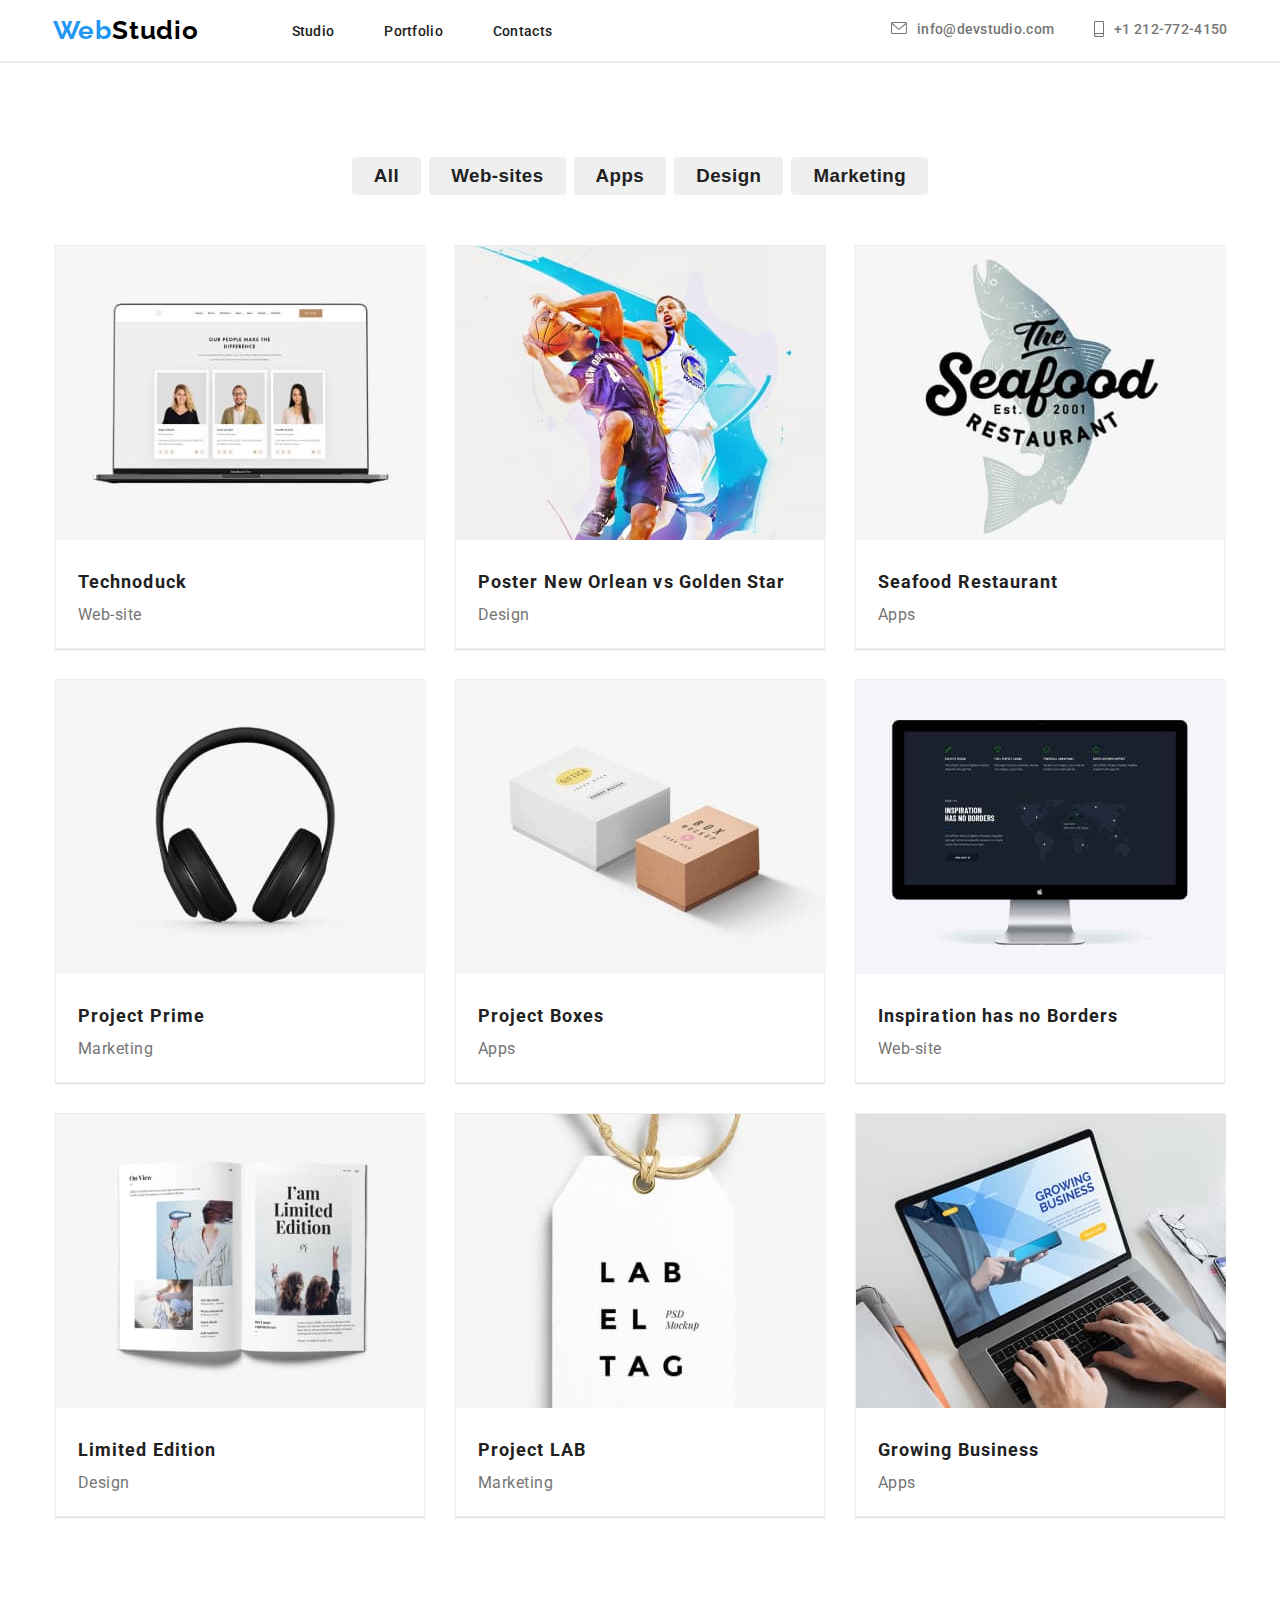
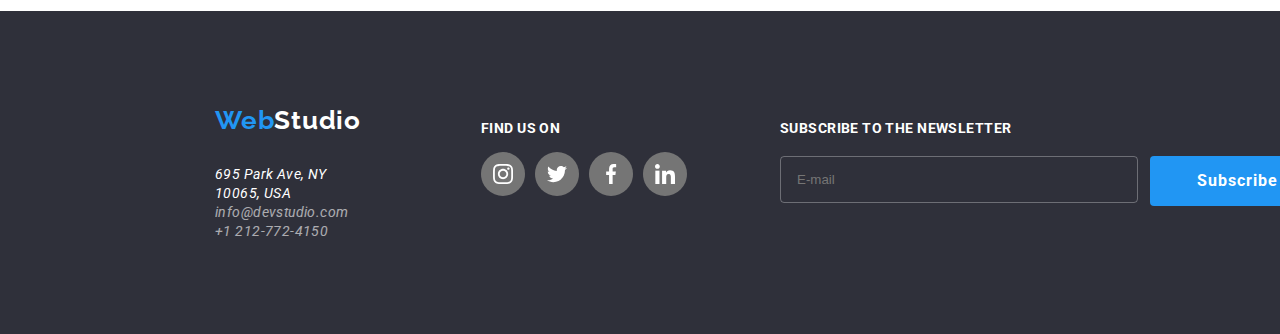
<file: portfolio.html>
<!DOCTYPE html>
<html lang="en">
  <head>
    <meta charset="UTF-8" />
    <meta http-equiv="X-UA-Compatible" content="IE=edge" />
    <meta name="viewport" content="width=device-width, initial-scale=1.0" />
    <title>Portfolio</title>
    <link rel="preconnect" href="https://fonts.googleapis.com" />
    <link rel="preconnect" href="https://fonts.gstatic.com" crossorigin />
    <link
      href="https://fonts.googleapis.com/css2?family=Raleway:wght@700&family=Roboto:wght@400;500;700;900&display=swap"
      rel="stylesheet"
    />
    <link rel="stylesheet" href="style.css" />
  </head>
  <body>
    <header class="container global-header">
      <div class="main-navigation-group">
        <a href="index.html"
          ><span class="logo-web">Web</span
          ><span class="logo-studio-header">Studio</span></a
        >

        <nav class="main-navigation">
          <ul>
            <li><a href="index.html" class="active">Studio</a></li>
            <li><a href="portfolio.html">Portfolio</a></li>
            <li><a href="contacts.html">Contacts</a></li>
          </ul>
        </nav>
      </div>

      <div class="contact-links-header">
        <a
          href="mailto:info@devstudio.com"
          rel="noteopener noreferrer nofollow"
          target="_blank"
          class="e-mail"
        >
          <div class="e-mail-icon">
            <svg>
              <use href="./images/SVG/symbol-defs.svg#icon-envelope"></use>
            </svg>
          </div>
          info@devstudio.com
        </a>
        <a
          href="tel:+12127724150"
          rel="noteopener noreferrer nofollow"
          target="_blank"
          class="phone-number"
        >
          <div class="phone-number-icon">
            <svg>
              <use href="./images/SVG/symbol-defs.svg#icon-smartphone"></use>
            </svg>
          </div>
          +1 212-772-4150</a
        >
      </div>
    </header>
    <hr class="navigation-dash" />
    <main class="container">
      <div class="section">
        <nav class="portfolio-navigation">
          <ul class="portfolio-navigation-list">
            <li>
              <button class="portfolio-navigation-button"><h3>All</h3></button>
            </li>
            <li>
              <button class="portfolio-navigation-button">
                <h3>Web-sites</h3>
              </button>
            </li>
            <li>
              <button class="portfolio-navigation-button"><h3>Apps</h3></button>
            </li>
            <li>
              <button class="portfolio-navigation-button">
                <h3>Design</h3>
              </button>
            </li>
            <li>
              <button class="portfolio-navigation-button">
                <h3>Marketing</h3>
              </button>
            </li>
          </ul>
        </nav>

        <section class="portfolio-items">
          <ul class="portfolio-list top-row">
            <li class="portfolio-project">
              <div class="portfolio-project-img">
                <img
                  src="images/portofolio-project-1.jpg"
                  alt="Technoduck Web-site"
                  class="img"
                />
                <p class="portfolio-project-overlay">
                  Technoduck is a state-of-the-art coronavirus distribution
                  platform. Companies use this platform for digital espionage
                  and attacks on competitors' secure servers.
                </p>
              </div>
              <div class="portfolio-project-box">
                <h3>Technoduck</h3>
                <span>Web-site</span>
              </div>
            </li>
            <li class="portfolio-project">
              <div class="portfolio-project-img">
                <img
                  src="images/portofolio-project-2.jpg"
                  alt="Poster New Orlean vs Golden Star"
                />
                <p class="portfolio-project-overlay">
                  Technoduck is a state-of-the-art coronavirus distribution
                  platform. Companies use this platform for digital espionage
                  and attacks on competitors' secure servers.
                </p>
              </div>
              <div class="portfolio-project-box">
                <h3>Poster New Orlean vs Golden Star</h3>
                <span>Design</span>
              </div>
            </li>
            <li class="portfolio-project">
              <div class="portfolio-project-img">
                <img
                  src="images/portofolio-project-3.jpg"
                  alt="Seafood Restaurant App"
                />
                <p class="portfolio-project-overlay">
                  Technoduck is a state-of-the-art coronavirus distribution
                  platform. Companies use this platform for digital espionage
                  and attacks on competitors' secure servers.
                </p>
              </div>

              <div class="portfolio-project-box">
                <h3>Seafood Restaurant</h3>
                <span>Apps</span>
              </div>
            </li>
          </ul>
          <ul class="portfolio-list">
            <li class="portfolio-project">
              <div class="portfolio-project-img">
                <img
                  src="images/portofolio-project-4.jpg"
                  alt="Project Prime"
                />
                <p class="portfolio-project-overlay">
                  Technoduck is a state-of-the-art coronavirus distribution
                  platform. Companies use this platform for digital espionage
                  and attacks on competitors' secure servers.
                </p>
              </div>
              <div class="portfolio-project-box">
                <h3>Project Prime</h3>
                <span>Marketing</span>
              </div>
            </li>
            <li class="portfolio-project">
              <div class="portfolio-project-img">
                <img
                  src="images/portofolio-project-5.jpg"
                  alt="Project Boxes App"
                />
                <p class="portfolio-project-overlay">
                  Technoduck is a state-of-the-art coronavirus distribution
                  platform. Companies use this platform for digital espionage
                  and attacks on competitors' secure servers.
                </p>
              </div>
              <div class="portfolio-project-box">
                <h3>Project Boxes</h3>
                <span>Apps</span>
              </div>
            </li>
            <li class="portfolio-project">
              <div class="portfolio-project-img">
                <img
                  src="images/portofolio-project-6.jpg"
                  alt="Inspiration has no Borders Web-site"
                />
                <p class="portfolio-project-overlay">
                  Technoduck is a state-of-the-art coronavirus distribution
                  platform. Companies use this platform for digital espionage
                  and attacks on competitors' secure servers.
                </p>
              </div>
              <div class="portfolio-project-box">
                <h3>Inspiration has no Borders</h3>
                <span>Web-site</span>
              </div>
            </li>
          </ul>
          <ul class="portfolio-list">
            <li class="portfolio-project">
              <div class="portfolio-project-img">
                <img
                  src="images/portofolio-project-7.jpg"
                  alt="Limited Edition"
                />
                <p class="portfolio-project-overlay">
                  Technoduck is a state-of-the-art coronavirus distribution
                  platform. Companies use this platform for digital espionage
                  and attacks on competitors' secure servers.
                </p>
              </div>
              <div class="portfolio-project-box">
                <h3>Limited Edition</h3>
                <span>Design</span>
              </div>
            </li>
            <li class="portfolio-project">
              <div class="portfolio-project-img">
                <img src="images/portofolio-project-8.jpg" alt="Project LAB" />
                <p class="portfolio-project-overlay">
                  Technoduck is a state-of-the-art coronavirus distribution
                  platform. Companies use this platform for digital espionage
                  and attacks on competitors' secure servers.
                </p>
              </div>
              <div class="portfolio-project-box">
                <h3>Project LAB</h3>
                <span>Marketing</span>
              </div>
            </li>
            <li class="portfolio-project">
              <div class="portfolio-project-img">
                <img
                  src="images/portofolio-project-9.jpg"
                  alt="Growing Business App"
                />
                <p class="portfolio-project-overlay">
                  Technoduck is a state-of-the-art coronavirus distribution
                  platform. Companies use this platform for digital espionage
                  and attacks on competitors' secure servers.
                </p>
              </div>
              <div class="portfolio-project-box">
                <h3>Growing Business</h3>
                <span>Apps</span>
              </div>
            </li>
          </ul>
        </section>
      </div>

      <footer class="container section footer-section">
        <div>
          <a href="index.html" class="footer-logo"
            ><span class="logo-web">Web</span
            ><span class="logo-studio-footer">Studio</span></a
          >
          <address>
            <a
              href="https://www.google.com/maps/place/695+Park+Ave,+New+York,+NY+10065,+Statele+Unite+ale+Americii/@40.7688994,-73.9676005,17z/data=!3m1!4b1!4m6!3m5!1s0x89c258ebe8836e8f:0xa007c44e7c4aa0eb!8m2!3d40.7688994!4d-73.9650256!16s%2Fg%2F11c250btd8?entry=ttu"
              class="address-link"
              >695 Park Ave, NY 10065, USA</a
            ><br />
            <a
              href="mailto:info@devstudio.com"
              rel="noteopener noreferrer nofollow"
              target="_blank"
              class="contact-link-footer"
              >info@devstudio.com</a
            >
            <br />
            <a
              href="tel:+12127724150"
              rel="noteopener noreferrer nofollow"
              target="_blank"
              class="contact-link-footer"
              >+1 212-772-4150</a
            >
          </address>
        </div>

        <div class="footer-socials">
          <div class="find-us-on">
            <h3>FIND US ON</h3>
            <div class="social-icon-list-footer">
              <a
                href="https://www.instagram.com/"
                class="social-icon-list-link-footer"
              >
                <svg>
                  <use href="./images/SVG/symbol-defs.svg#icon-instagram"></use>
                </svg>
              </a>
              <a
                href="https://www.twitter.com/"
                class="social-icon-list-link-footer"
              >
                <svg>
                  <use href="./images/SVG/symbol-defs.svg#icon-twitter"></use>
                </svg>
              </a>
              <a
                href="https://www.facebook.com/"
                class="social-icon-list-link-footer"
              >
                <svg>
                  <use href="./images/SVG/symbol-defs.svg#icon-facebook"></use>
                </svg>
              </a>
              <a
                href="https://www.linkedin.com/"
                class="social-icon-list-link-footer"
              >
                <svg>
                  <use href="./images/SVG/symbol-defs.svg#icon-linkedin"></use>
                </svg>
              </a>
            </div>
          </div>

          <div>
            <h3>SUBSCRIBE TO THE NEWSLETTER</h3>
            <form class="subscribe-form">
              <label>
                <input
                  type="email"
                  name="email"
                  id="email"
                  placeholder="E-mail"
                  class="input-subscribe"
                />
              </label>
              <div class="subscribe">
                <button class="submit-button">
                  <span>Subscribe</span>
                  <span>
                    <svg class="icon-send">
                      <use href="./images/SVG/symbol-defs.svg#icon-send"></use>
                    </svg>
                  </span>
                </button>
              </div>
            </form>
          </div>
        </div>
      </footer>
    </main>
  </body>
</html>
</file>
<file: style.css>
:root {
  --logo-font-family: "Raleway", sans-serif;
  --text-font-family: "Roboto", sans-serif;
  --accent-color: #2196f3;
  --heading-color: #212121;
  --text-color: #757575;
  --address-color: white;
  --background-accent-color: #2f303a;
  --hero-heading-color: white;
  --transition: 250ms cubic-bezier(0.4, 0, 0.2, 1);
}
* {
  margin: 0;
  padding: 0;
  box-sizing: border-box;
}
body {
  font-family: var(--text-font-family);
  color: var(--text-color);
}

.container {
  width: 100%;
  margin: 0 auto;
}
.logo-web {
  color: var(--accent-color);
  font-family: var(--logo-font-family);
  font-size: 26px;
  font-weight: 700;
  line-height: 31px;
  letter-spacing: 0.03em;
  text-align: left;
}
.logo-studio-header {
  color: #000000;
  font-family: var(--logo-font-family);
  font-size: 26px;
  font-weight: 700;
  line-height: 31px;
  letter-spacing: 0.03em;
  text-align: left;
}
.logo-studio-footer {
  color: var(--hero-heading-color);
  font-family: var(--logo-font-family);
  font-size: 26px;
  font-weight: 700;
  line-height: 31px;
  letter-spacing: 0.03em;
  text-align: left;
}

ul {
  list-style-type: none;
}
a {
  text-decoration: none;
}

footer {
  background-color: var(--background-accent-color);
}
button {
  cursor: pointer;
}
a {
  transition: color var(--transition);
}
.section {
  padding: 94px 0px 94px 0px;
}

.main-navigation {
  display: none;
}
/* .global-header {
  display: flex;
  justify-content: center;
  gap: 339px;
  align-items: center;
}
.main-navigation-group {
  display: flex;
  justify-content: center;
  gap: 93px;
  align-items: center;
}
.main-navigation ul {
  display: flex;
  justify-content: center;
  gap: 50px;
}

.contact-links-header {
  display: flex;
  justify-content: center;
  gap: 40px;
}
.e-mail {
  display: flex;
  justify-content: center;
  gap: 10px;
}
.phone-number {
  display: flex;
  justify-content: center;
  gap: 10px;
}
.contact-links-header .e-mail-icon svg {
  width: 16px;
  height: 12px;
  color: var(--text-color);
}
.contact-links-header .e-mail-icon svg:hover,
.contact-links-header .e-mail-icon svg:focus {
  color: var(--accent-color);
  transition: background var(--transition);
}

.contact-links-header .phone-number-icon svg {
  width: 10px;
  height: 16px;
  color: var(--text-color);
}
.contact-links-header .phone-number-icon svg:hover,
.contact-links-header .phone-number-icon svg:focus {
  color: var(--accent-color);
}

.global-header .main-navigation,
.global-header .main-navigation {
  font-family: var(--text-font-family);
  font-size: 14px;
  font-weight: 500;
  line-height: 16px;
  letter-spacing: 0.02em;
  text-align: left;
  color: var(--heading-color);
}
.global-header .main-navigation a {
  position: relative;
  color: var(--heading-color);
}
.global-header .main-navigation a:active {
  color: var(--accent-color);
}
.global-header .main-navigation a:active::after {
  content: "";
  position: absolute;
  bottom: -7px;
  left: 0;
  width: 100%;
  height: 2px;
  background-color: var(--accent-color);
}

.global-header .main-navigation,
.global-header .main-navigation a:visited {
  color: var(--heading-color);
}
.global-header .main-navigation,
.global-header .main-navigation a:hover,
.global-header .main-navigation a:focus {
  color: var(--accent-color);
}

.e-mail:hover,
.e-mail:focus,
.e-mail:hover + svg,
.e-mail:focus + svg,
.phone-number:hover + svg,
.phone-number:focus + svg,
.phone-number:hover,
.phone-number:focus,
.contact-link-footer:hover,
.contact-link-footer:focus {
  color: var(--accent-color);
}

.e-mail,
.e-mail a:visited,
.phone-number,
.phone-number a:visited {
  color: var(--text-color);
  font-family: var(--text-font-family);
  font-size: 14px;
  font-weight: 500;
  line-height: 16px;
  letter-spacing: 0.02em;
  text-align: left;
} */
address .address-link,
address .addres-link a:visited {
  font-family: var(--text-font-family);
  font-size: 14px;
  font-weight: 400;
  line-height: 16px;
  letter-spacing: 0.03em;
  text-align: left;
  color: var(--address-color);
}
footer address .contact-link-footer {
  font-family: var(--text-font-family);
  font-size: 14px;
  font-weight: 400;
  line-height: 16px;
  letter-spacing: 0.03em;
  text-align: left;
  color: var(--address-color);
  opacity: 0.6;
  text-decoration: none;
}
.navigation-dash {
  border: 1px solid #ececec;
}
.hero-section {
  background-color: var(--background-accent-color);
  background-image: linear-gradient(rgba(0, 0, 0, 0.5), rgba(0, 0, 0, 0.5)),
    url(./images/hero-section-bg.jpg);
  display: flex;
  flex-direction: column;
  align-items: center;
  width: 100%;
  padding-top: 200px;
  padding-bottom: 200px;
}
.hero-heading {
  width: 696px;
  color: var(--hero-heading-color);
  font-size: 44px;
  font-weight: 900;
  line-height: 60px;
  letter-spacing: 0.06em;
  text-align: center;
}
.request-service-button {
  font-size: 16px;
  font-weight: 700;
  line-height: 30px;
  letter-spacing: 0.06em;
  text-align: center;
  color: var(--hero-heading-color);
  background-color: var(--accent-color);
  border: none;
  width: 200px;
  height: 50px;
  top: 430px;
  left: 700px;
  border-radius: 4px;
  box-shadow: 0px 4px 4px 0px #00000026;
  margin-top: 30px;
}

.what-we-offer-description {
  display: flex;
  justify-content: center;
  align-items: center;
  width: 100%;
  gap: 30px;
  padding-left: 215px;
  padding-right: 215px;
  margin-top: 30px;
}

.icon-list-what-we-offer {
  display: flex;
  justify-content: center;
  gap: 30px;
}
.icon-list-what-we-offer .icon-list-item-benefits svg {
  width: 70px;
  height: 70px;
}
.icon-list-what-we-offer .icon-list-item-benefits {
  width: 270px;
  height: 120px;
  background-color: #f5f4fa;
  display: flex;
  justify-content: center;
  align-items: center;
  border-radius: 4px;
}
.what-we-offer-section .what-we-offer-heading {
  font-size: 14px;
  font-weight: 700;
  line-height: 16px;
  letter-spacing: 0.03em;
  text-align: left;
  color: var(--heading-color);
}

.what-we-offer-section p {
  width: 270px;
  font-size: 14px;
  font-weight: 400;
  line-height: 24px;
  letter-spacing: 0.03em;
  text-align: left;
  color: var(--text-color);
}

.what-we-do-list {
  display: flex;
  justify-content: center;
  align-items: center;
  width: 100%;
  padding-left: 215px;
  padding-right: 215px;
  gap: 30px;
  margin-top: 50px;
}
.what-we-do-img {
  width: 370px;
}
.what-we-do-section .what-we-do-heading {
  font-size: 36px;
  font-weight: 700;
  line-height: 42px;
  letter-spacing: 0.03em;
  text-align: center;
  color: var(--heading-color);
}
.what-we-do-cards {
  position: relative;
}
.overlay-text {
  font-family: var(--text-font-family);
  font-size: 14px;
  font-weight: 700;
  line-height: 16px;
  letter-spacing: 0.03em;
  text-align: center;
  color: white;
  background-color: #2f303acc;
  background-size: cover;
  opacity: 80%;
  width: 370px;
  height: 70px;
  position: absolute;
  bottom: 4px;
  display: flex;
  justify-content: center;
  align-items: center;
}
.our-team-section .member-cards {
  display: flex;
  justify-content: center;
  align-items: center;
  width: 100%;
  padding-left: 215px;
  padding-right: 215px;
  gap: 30px;
}
.individual-card {
  width: 270px;
  height: 428px;
  top: 1635px;
  left: 815px;
  border-radius: 0px 0px 4px 4px;
  text-align: center;
  background-color: white;
  box-shadow: 0px 2px 1px 0px #00000033;

  box-shadow: 0px 1px 1px 0px #00000024;

  box-shadow: 0px 1px 3px 0px #0000001f;
}
.individual-card figcaption {
  margin-top: 30px;
}
.individual-card figcaption h3 {
  padding-bottom: 10px;
}
.our-team-section {
  background-color: #f5f4fa;
}

.our-team-section .our-team-heading {
  font-size: 36px;
  font-weight: 700;
  line-height: 42px;
  letter-spacing: 0.03em;
  text-align: center;
  color: var(--heading-color);
}
.our-team-section .member {
  box-shadow: 0px 2px 1px 0px #00000033;

  box-shadow: 0px 1px 1px 0px #00000024;

  box-shadow: 0px 1px 3px 0px #0000001f;
}
.our-team-section figcaption h3 {
  font-size: 16px;
  font-weight: 500;
  line-height: 19px;
  letter-spacing: 0.03em;
  text-align: center;
  color: var(--heading-color);
}
.our-team-section figcaption span {
  font-size: 16px;
  font-weight: 400;
  line-height: 19px;
  letter-spacing: 0.03em;
  text-align: center;
  color: var(--text-color);
}

.social-icon-list {
  display: flex;
  justify-content: center;
  gap: 10px;
  margin-bottom: 30px;
  margin-top: 16px;
}
.social-icon-list-link {
  width: 44px;
  height: 44px;
  background-color: #fff;
  border-radius: 22px;
  display: flex;
  justify-content: center;
  align-items: center;
}
.social-icon-list .social-icon-list-link:hover,
.social-icon-list .social-icon-list-link:focus {
  background-color: var(--accent-color);
  color: #fff;
  transition: background var(--transition);
}
.social-icon-list .social-icon-list-link svg {
  color: #afb1b8;
  width: 20px;
  height: 20px;
}
.social-icon-list .social-icon-list-link svg:hover,
.social-icon-list .social-icon-list-link svg:focus {
  color: #fff;
  transition: color var(--transition);
}

.portfolio-navigation-list {
  display: flex;
  justify-content: center;
  gap: 8px;
}

.regular-customers-section .regular-customers-heading {
  font-size: 36px;
  font-weight: 700;
  line-height: 42px;
  letter-spacing: 0.03em;
  text-align: center;
  color: var(--heading-color);
}
.regular-customers-section .regular-customers-list {
  display: flex;
  justify-content: center;
  gap: 30px;
  margin-top: 50px;
  margin-bottom: 94px;
}
.regular-customers-list .regular-customer-icon svg {
  width: 160px;
  height: 60px;
  color: #afb1b8;
}
.regular-customers-list .regular-customer-icon {
  width: 170px;
  height: 92px;
  border-radius: 4px;
  border: 1px;
  border: 1px solid #afb1b8;
  display: flex;
  justify-content: center;
  align-items: center;
}

.regular-customers-list .regular-customer-icon svg:hover,
.regular-customers-list .regular-customer-icon svg:focus {
  color: var(--accent-color);
  transition: color var(--transition);
}
.regular-customers-list .regular-customer-icon:hover,
.regular-customers-list .regular-customer-icon:focus,
.regular-customers-list .regular-customer-icon:hover + svg,
.regular-customers-list .regular-customer-icon:focus + svg {
  border-color: var(--accent-color);
  color: var(--accent-color);
  transition: color var(--transition);
}

.portfolio-navigation .portfolio-navigation-button {
  border-radius: 4px;
  font-size: 16px;
  font-weight: 500;
  line-height: 26px;
  letter-spacing: 0.03em;
  text-align: center;
  color: var(--heading-color);
  border: none;
  padding: 6px 22px;
}
.portfolio-navigation .portfolio-navigation-button:hover,
.portfolio-navigation .portfolio-navigation-button:focus {
  background-color: var(--accent-color);
  border-radius: 4px;
  box-shadow: 0px 3px 1px 0px #0000001a;
  color: var(--hero-heading-color);
  transition: background var(--transition);
}

.portfolio-list {
  display: flex;
  justify-content: center;
  align-items: center;
  width: 100%;
  gap: 30px;
  margin-top: 30px;
}
.portfolio-project {
  width: 370px;
  height: 404px;
  border: 1px solid #eeeeee;
}
.portfolio-project-box {
  display: flex;
  flex-direction: column;
  justify-content: center;
  padding-left: 22px;
  padding-top: 20px;
}
.portfolio-project,
.portfolio-project:hover {
  box-shadow: 0px 1px 1px 0px #0000001f;
}
.portfolio-items h3 {
  font-size: 18px;
  font-weight: 700;
  line-height: 36px;
  letter-spacing: 0.06em;
  text-align: left;
  color: var(--heading-color);
}
.portfolio-items span {
  font-size: 16px;
  font-weight: 400;
  line-height: 30px;
  letter-spacing: 0.03em;
  text-align: left;
}

.portfolio-items {
  margin-top: 50px;
}

.portfolio-project-img {
  position: relative;
}

.portfolio-project-overlay {
  display: flex;
  justify-content: center;
  align-items: center;
  padding-left: 22px;
  padding-right: 22px;
  font-family: var(--text-font-family);
  font-size: 18px;
  font-weight: 400;
  line-height: 28px;
  letter-spacing: 0.03em;
  text-align: left;
  background-color: var(--accent-color);
  opacity: 90%;
  color: white;
  position: absolute;
  bottom: 0;
  left: 0;
  right: 0;
  overflow: hidden;
  width: 100%;
  height: 0;
  transition: 0.8s ease;
}
.portfolio-project-img:hover .portfolio-project-overlay {
  height: 100%;
}

footer address {
  padding-left: 215px;
  padding-top: 28px;
}

.footer-section {
  display: flex;
  justify-content: left;
  align-items: center;
  gap: 70px;
}
footer .footer-logo {
  padding-left: 215px;
}

.find-us-on {
  margin-left: 50px;
}
footer h3 {
  font-family: var(--text-font-family);
  font-size: 14px;
  font-weight: 700;
  line-height: 16px;
  letter-spacing: 0.03em;
  text-align: left;
  color: var(--hero-heading-color);
}

.social-icon-list-footer {
  display: flex;
  justify-content: center;
  gap: 10px;
  margin-bottom: 30px;
  margin-top: 16px;
}
.social-icon-list-link-footer {
  width: 44px;
  height: 44px;
  background-color: #757575;
  border-radius: 22px;
  display: flex;
  justify-content: center;
  align-items: center;
}
.social-icon-list-footer .social-icon-list-link-footer:hover,
.social-icon-list-footer .social-icon-list-link-footer:focus {
  background-color: var(--accent-color);
  transition: var(--transition);
}
.social-icon-list-footer .social-icon-list-link-footer svg {
  color: #fff;
}
.social-icon-list-footer .social-icon-list-link-footer svg:hover,
.social-icon-list-footer .social-icon-list-link-footer svg:focus {
  fill: #fff;
  color: #fff;
}
.social-icon-list-link-footer svg {
  width: 20px;
  height: 20px;
}

.modal {
  position: fixed;
  top: 0;
  left: 0;
  width: 100vw;
  height: 100vh;
  display: flex;
  justify-content: center;
  align-items: center;
  background-color: rgba(0, 0, 0, 0.4);
}

.modal-content {
  padding: 40px;
  background-color: white;
  width: 528px;
  margin: 0 auto;

  position: relative;
  border-radius: 4px;
}
.is-hidden {
  visibility: hidden;
}
.close-button {
  width: 30px;
  height: 30px;
  border: 1px solid #0000001a;
  border-radius: 50%;
  background-color: transparent;
  color: #000000;
  outline: none;
  position: absolute;
  right: 8px;
  top: 8px;
  display: flex;
  justify-content: center;
  align-items: center;
}
.close-button .icon-close {
  width: 18px;
  height: 18px;
  color: #000000;
}
.close-button .icon-close:hover,
.close-button .icon-close:focus {
  color: var(--accent-color);
}
.modal-heading {
  color: #000000;
  font-family: Roboto;
  font-size: 20px;
  font-weight: 700;
  line-height: 23px;
  letter-spacing: 0.03em;
  text-align: center;
  margin-bottom: 12px;
}
.form-group {
  position: relative;
  display: flex;
  flex-direction: column;
  gap: 4px;
  margin-top: 10px;
  margin-bottom: 10px;
}
.form-group .input {
  width: 100%;
  padding-top: 12px;
  padding-bottom: 12px;
  border: 1px solid #21212133;
  border-radius: 4px;
  outline: none;
}
.form-group .input:hover,
.form-group .input:focus {
  border: 1px solid var(--accent-color);
  transition: border var(--transition) color var(--transition);
}
.form-group .input:hover + svg,
.form-group .input:focus + svg {
  color: var(--accent-color);
  transition: color var(--transition);
}

.form-group .input-group svg:hover {
  color: var(--accent-color);
}
.form-group input {
  padding-left: 42px;
}
.form-group textarea {
  padding-left: 16px;
  padding-right: 16px;
}
.form-group.terms-and-conditions-checkbox {
  flex-direction: row;
  justify-content: center;
  align-items: center;
}
.input-icon {
  position: absolute;
  top: 50%;
  left: 12px;
  color: #000000;
  fill: #000000;
}
.form-modal.terms-conditions-checkbox {
  flex-direction: row;
  align-items: center;
  justify-content: center;
  cursor: pointer;
}

.service-text .terms-info {
  color: #2196f3;
  font-family: Roboto;
  font-size: 14px;
  font-weight: 400;
  line-height: 24px;
  letter-spacing: 0.03em;
  text-align: left;
}

.agree-check {
  display: flex;
  justify-content: center;
  align-items: center;
  margin-bottom: 30px;
  margin-top: 20px;
}

.agree-check .checkmark {
  appearance: none;
}

.agree-check .icon {
  width: 16px;
  height: 16px;
  margin-right: 7px;
  fill: none;
  border: 2px solid #212121;
  border-radius: 2px;
  transition: border-color 250ms cubic-bezier(0.4, 0, 0.2, 1),
    background-color 250ms cubic-bezier(0.4, 0, 0.2, 1),
    fill 250ms cubic-bezier(0.4, 0, 0.2, 1);
}

.agree-check .checkmark:focus + .icon,
.agree-check .checkmark:checked:focus + .icon {
  outline: 2px solid #212121;
}

.agree-check .checkmark:checked + .icon {
  background-color: #2196f3;
  border-color: #2196f3;
  fill: #ffffff;
  outline: none;
  stroke: var(--white);
  stroke-width: 0.2;
}

.service-text {
  font-weight: 400;
  font-size: 14px;
  line-height: 24px;
  letter-spacing: 0.01em;
  color: var(--dark-gray);
}
.form-group .submit-button {
  width: 200px;
  height: 50px;
  background-color: var(--accent-color);
  cursor: pointer;
  align-self: center;
  border: none;
  border-radius: 4px;
  color: white;
}
.subscribe-form {
  display: flex;
  flex-direction: row;
  margin-top: 20px;
}
.input-subscribe {
  background-color: transparent;
  outline: none;
  border: 1px solid #ffffff4d;
  padding-top: 15px;
  padding-bottom: 15px;
  padding-left: 16px;
  width: 358px;
  margin-right: 12px;
  border-radius: 4px;
}
.subscribe .submit-button {
  width: 200px;
  height: 50px;
  background-color: var(--accent-color);
  cursor: pointer;
  align-self: center;
  border: none;
  border-radius: 4px;
  color: white;
  font-family: Roboto;
  font-size: 16px;
  font-weight: 700;
  line-height: 30px;
  letter-spacing: 0.06em;
  text-align: center;
  position: relative;
  display: flex;
  align-items: center;
  justify-content: center;
  gap: 25px;
}
.icon-send {
  width: 24px;
  height: 24px;
  position: absolute;
  top: 13px;
}
.footer-socials {
  display: flex;
  gap: 93px;
}

@media screen and (max-width: 428px) {
  .main-navigation {
    display: none;
  }
  .contact-links-header {
    display: none;
  }
}
/* Tablet */
@media screen and (min-width: 768px) {
  .main-navigation {
    display: contents;
  }
  .contact-links-header {
    flex-direction: column;
    gap: 10px;
    margin-top: 21px;
    margin-bottom: 21px;
  }

  .global-header {
    display: flex;
    justify-content: center;
    gap: 339px;
    align-items: center;
  }
  .main-navigation-group {
    display: flex;
    justify-content: center;
    gap: 93px;
    align-items: center;
  }
  .main-navigation ul {
    display: flex;
    justify-content: center;
    gap: 50px;
  }

  .contact-links-header {
    display: flex;
    justify-content: center;
    gap: 40px;
  }
  .e-mail {
    display: flex;
    justify-content: center;
    gap: 10px;
  }
  .phone-number {
    display: flex;
    justify-content: center;
    gap: 10px;
  }
  .contact-links-header .e-mail-icon svg {
    width: 16px;
    height: 12px;
    color: var(--text-color);
  }
  .contact-links-header .e-mail-icon svg:hover,
  .contact-links-header .e-mail-icon svg:focus {
    color: var(--accent-color);
    transition: background var(--transition);
  }

  .contact-links-header .phone-number-icon svg {
    width: 10px;
    height: 16px;
    color: var(--text-color);
  }
  .contact-links-header .phone-number-icon svg:hover,
  .contact-links-header .phone-number-icon svg:focus {
    color: var(--accent-color);
  }

  .global-header .main-navigation,
  .global-header .main-navigation {
    font-family: var(--text-font-family);
    font-size: 14px;
    font-weight: 500;
    line-height: 16px;
    letter-spacing: 0.02em;
    text-align: left;
    color: var(--heading-color);
  }
  .global-header .main-navigation a {
    position: relative;
    color: var(--heading-color);
  }
  .global-header .main-navigation a:active {
    color: var(--accent-color);
  }
  .global-header .main-navigation a:active::after {
    content: "";
    position: absolute;
    bottom: -7px;
    left: 0;
    width: 100%;
    height: 2px;
    background-color: var(--accent-color);
  }

  .global-header .main-navigation,
  .global-header .main-navigation a:visited {
    color: var(--heading-color);
  }
  .global-header .main-navigation,
  .global-header .main-navigation a:hover,
  .global-header .main-navigation a:focus {
    color: var(--accent-color);
  }

  .e-mail:hover,
  .e-mail:focus,
  .e-mail:hover + svg,
  .e-mail:focus + svg,
  .phone-number:hover + svg,
  .phone-number:focus + svg,
  .phone-number:hover,
  .phone-number:focus,
  .contact-link-footer:hover,
  .contact-link-footer:focus {
    color: var(--accent-color);
  }

  .e-mail,
  .e-mail a:visited,
  .phone-number,
  .phone-number a:visited {
    color: var(--text-color);
    font-family: var(--text-font-family);
    font-size: 14px;
    font-weight: 500;
    line-height: 16px;
    letter-spacing: 0.02em;
    text-align: left;
  }
}

/* Desktop design */
@media screen and (min-width: 1158px) {
  .contact-links-header {
    flex-direction: row;
  }
}
</file>
